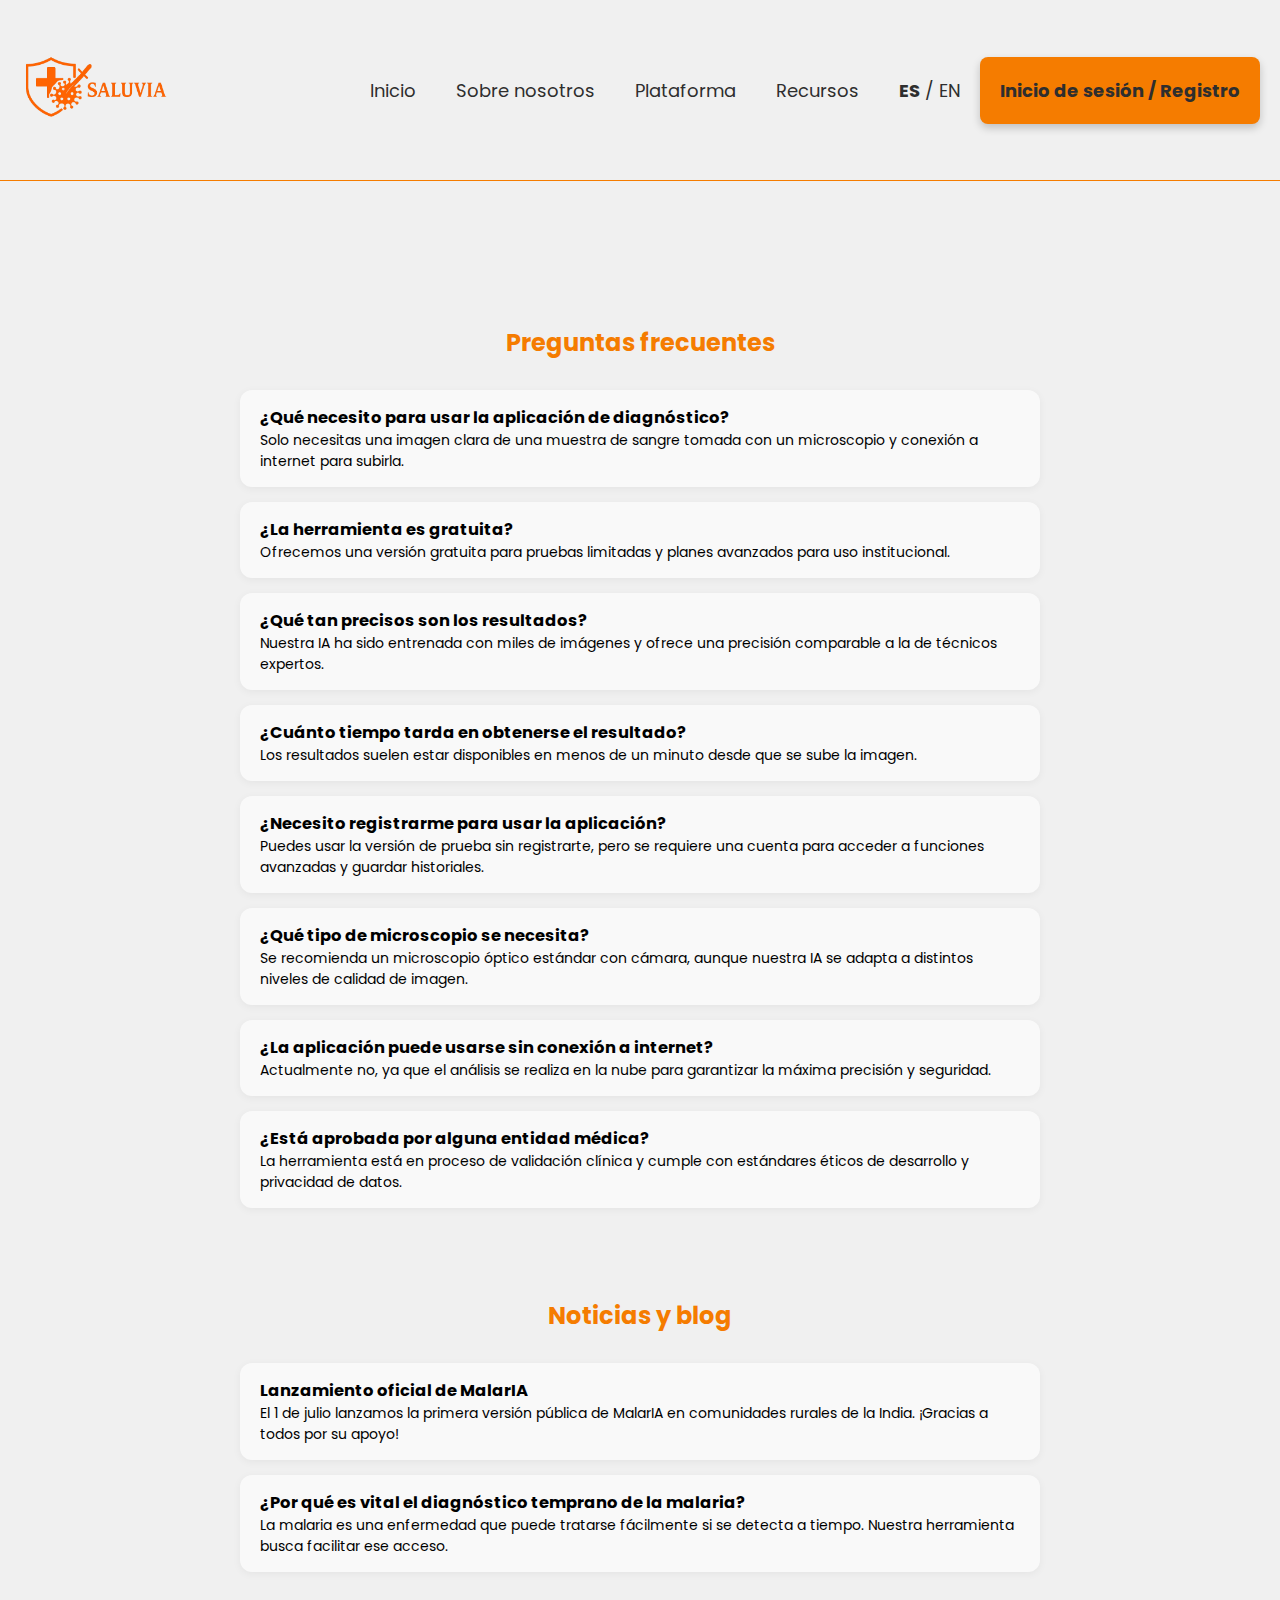
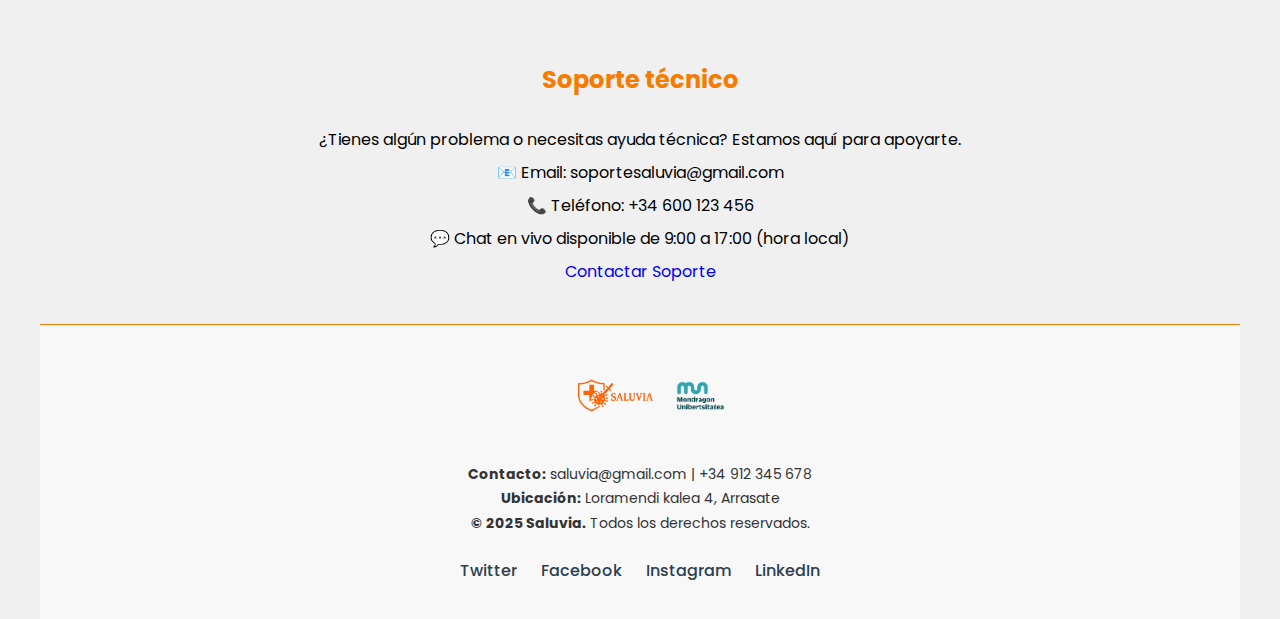
<file: docs/Recursos.html>
<!DOCTYPE html>
<html lang="es">
<head>
  <meta charset="UTF-8">
  <title>Recursos - Saluvia</title>
  <link rel="stylesheet" href="Recursos.css">
</head>
<body>
  <header class="header">
    <div class="menu container-full">
      <div class="logo-group">
        <a href="Saluvia.html" class="logo-container">
          <img src="images/logo.jpg" alt="Logo SALUVIA" class="logo-img logo-grande">
        </a>
      </div>
      <nav class="navbar">
        <ul>
          <li><a href="Saluvia.html" id="nav-inicio">Inicio</a></li>
          <li><a href="SobreNosotros.html" id="nav-sobrenosotros">Sobre nosotros</a></li>
          <li><a href="Contacto.html" id="nav-contacto">Plataforma</a></li>
          <li><a href="Recursos.html" id="nav-recursos" class="active">Recursos</a></li>
          <li>
            <a href="#" id="nav-idioma" onclick="cambiarIdioma()">
              <span id="lang-es"><strong>ES</strong></span> / <span id="lang-en">EN</span>
            </a>
          </li>
		  <li><a href="login.html" id="nav-login" class="btn-login">Inicio de sesión / Registro</a></li>
        </ul>
      </nav>
    </div>
  </header>

  <main class="container recursos-section">

    <!-- FAQ -->
    <section id="faq">
      <h2 id="faq-titulo">Preguntas frecuentes</h2>
      <div class="faq-item">
        <h3 id="preg1">¿Qué necesito para usar la aplicación de diagnóstico?</h3>
        <p id="resp1">Solo necesitas una imagen clara de una muestra de sangre tomada con un microscopio y conexión a internet para subirla.</p>
      </div>
      <div class="faq-item">
        <h3 id="preg2">¿La herramienta es gratuita?</h3>
        <p id="resp2">Ofrecemos una versión gratuita para pruebas limitadas y planes avanzados para uso institucional.</p>
      </div>
      <div class="faq-item">
        <h3 id="preg3">¿Qué tan precisos son los resultados?</h3>
        <p id="resp3">Nuestra IA ha sido entrenada con miles de imágenes y ofrece una precisión comparable a la de técnicos expertos.</p>
      </div>
      <div class="faq-item">
        <h3 id="preg4">¿Cuánto tiempo tarda en obtenerse el resultado?</h3>
        <p id="resp4">Los resultados suelen estar disponibles en menos de un minuto desde que se sube la imagen.</p>
      </div>
      <div class="faq-item">
        <h3 id="preg5">¿Necesito registrarme para usar la aplicación?</h3>
        <p id="resp5">Puedes usar la versión de prueba sin registrarte, pero se requiere una cuenta para acceder a funciones avanzadas y guardar historiales.</p>
      </div>
      <div class="faq-item">
        <h3 id="preg6">¿Qué tipo de microscopio se necesita?</h3>
        <p id="resp6">Se recomienda un microscopio óptico estándar con cámara, aunque nuestra IA se adapta a distintos niveles de calidad de imagen.</p>
      </div>
      <div class="faq-item">
        <h3 id="preg7">¿La aplicación puede usarse sin conexión a internet?</h3>
        <p id="resp7">Actualmente no, ya que el análisis se realiza en la nube para garantizar la máxima precisión y seguridad.</p>
      </div>
      <div class="faq-item">
        <h3 id="preg8">¿Está aprobada por alguna entidad médica?</h3>
        <p id="resp8">La herramienta está en proceso de validación clínica y cumple con estándares éticos de desarrollo y privacidad de datos.</p>
      </div>
    </section>

    <!-- Noticias / Blog -->
    <section id="blog">
      <h2 id="blog-titulo">Noticias y blog</h2>
      <article class="blog-post">
        <h3 id="post1-titulo">Lanzamiento oficial de MalarIA</h3>
        <p id="post1-texto">El 1 de julio lanzamos la primera versión pública de MalarIA en comunidades rurales de la India. ¡Gracias a todos por su apoyo!</p>
      </article>
      <article class="blog-post">
        <h3 id="post2-titulo">¿Por qué es vital el diagnóstico temprano de la malaria?</h3>
        <p id="post2-texto">La malaria es una enfermedad que puede tratarse fácilmente si se detecta a tiempo. Nuestra herramienta busca facilitar ese acceso.</p>
      </article>
    </section>

    <!-- Soporte Técnico -->
    <section id="soporte">
      <div class="soporte-container">
        <h2 id="soporte-titulo">Soporte técnico</h2>
        <p id="soporte-texto">¿Tienes algún problema o necesitas ayuda técnica? Estamos aquí para apoyarte.</p>
        <ul>
          <li id="soporte-email">📧 Email: soportesaluvia@gmail.com</li>
          <li id="soporte-tlf">📞 Teléfono: +34 600 123 456</li>
          <li id="soporte-chat">💬 Chat en vivo disponible de 9:00 a 17:00 (hora local)</li>
        </ul>
        <a href="Contacto.html" id="soporte-boton" class="btn-1">Contactar Soporte</a>
      </div>
    </section>

  </main>

  <footer class="footer container">
    <div class="logo-group">
      <img src="images/logo.jpg" alt="Logo SALUVIA" class="logo-img-footer">
      <img src="images/logo_mu.jpg" alt="Logo MU" class="logo-img-MU">
    </div>
    <div class="info-footer">
      <p id="footer-contacto"><strong>Contacto:</strong> saluvia@gmail.com | +34 912 345 678</p>
      <p id="footer-ubicacion"><strong>Ubicación:</strong> Loramendi kalea 4, Arrasate</p>
      <p id="footer-copy"><strong>&copy; 2025 Saluvia.</strong> Todos los derechos reservados.</p>
      <div class="redes-sociales">
        <a href="https://twitter.com" target="_blank" id="footer-twitter">Twitter</a>
        <a href="https://facebook.com" target="_blank" id="footer-facebook">Facebook</a>
        <a href="https://instagram.com" target="_blank" id="footer-instagram">Instagram</a>
        <a href="https://linkedin.com" target="_blank" id="footer-linkedin">LinkedIn</a>
      </div>
    </div>
  </footer>

  <script>
    let idioma = "es";
    const textos = {
      es: {
        "nav-inicio": "Inicio",
        "nav-sobrenosotros": "Sobre nosotros",
        "nav-contacto": "Plataforma",
        "nav-recursos": "Recursos",
        "nav-login": "Inicio de sesión / Registro",
        "lang-es": "<strong>ES</strong>",
        "lang-en": "EN",
        "faq-titulo": "Preguntas frecuentes",
        "preg1": "¿Qué necesito para usar la aplicación de diagnóstico?",
        "resp1": "Solo necesitas una imagen clara de una muestra de sangre tomada con un microscopio y conexión a internet para subirla.",
        "preg2": "¿La herramienta es gratuita?",
        "resp2": "Ofrecemos una versión gratuita para pruebas limitadas y planes avanzados para uso institucional.",
        "preg3": "¿Qué tan precisos son los resultados?",
        "resp3": "Nuestra IA ha sido entrenada con miles de imágenes y ofrece una precisión comparable a la de técnicos expertos.",
        "preg4": "¿Cuánto tiempo tarda en obtenerse el resultado?",
        "resp4": "Los resultados suelen estar disponibles en menos de un minuto desde que se sube la imagen.",
        "preg5": "¿Necesito registrarme para usar la aplicación?",
        "resp5": "Puedes usar la versión de prueba sin registrarte, pero se requiere una cuenta para acceder a funciones avanzadas y guardar historiales.",
        "preg6": "¿Qué tipo de microscopio se necesita?",
        "resp6": "Se recomienda un microscopio óptico estándar con cámara, aunque nuestra IA se adapta a distintos niveles de calidad de imagen.",
        "preg7": "¿La aplicación puede usarse sin conexión a internet?",
        "resp7": "Actualmente no, ya que el análisis se realiza en la nube para garantizar la máxima precisión y seguridad.",
        "preg8": "¿Está aprobada por alguna entidad médica?",
        "resp8": "La herramienta está en proceso de validación clínica y cumple con estándares éticos de desarrollo y privacidad de datos.",
        "blog-titulo": "Noticias y blog",
        "post1-titulo": "Lanzamiento oficial de MalarIA",
        "post1-texto": "El 1 de julio lanzamos la primera versión pública de MalarIA en comunidades rurales de la India. ¡Gracias a todos por su apoyo!",
        "post2-titulo": "¿Por qué es vital el diagnóstico temprano de la malaria?",
        "post2-texto": "La malaria es una enfermedad que puede tratarse fácilmente si se detecta a tiempo. Nuestra herramienta busca facilitar ese acceso.",
        "soporte-titulo": "Soporte técnico",
        "soporte-texto": "¿Tienes algún problema o necesitas ayuda técnica? Estamos aquí para apoyarte.",
        "soporte-email": "📧 Email: soportesaluvia@gmail.com",
        "soporte-tlf": "📞 Teléfono: +34 600 123 456",
        "soporte-chat": "💬 Chat en vivo disponible de 9:00 a 17:00 (hora local)",
        "soporte-boton": "Contactar Soporte",
        "footer-contacto": "Contacto: saluvia@gmail.com | +34 912 345 678",
        "footer-ubicacion": "Ubicación: Loramendi kalea 4, Arrasate",
        "footer-copy": "© 2025 Saluvia. Todos los derechos reservados.",
        "footer-twitter": "Twitter",
        "footer-facebook": "Facebook",
        "footer-instagram": "Instagram",
        "footer-linkedin": "LinkedIn",
      },
      en: {
        "nav-inicio": "Home",
        "nav-sobrenosotros": "About us",
        "nav-contacto": "Platform",
        "nav-recursos": "Resources",
        "nav-login": "Login / Register",
        "lang-es": "ES",
        "lang-en": "<strong>EN</strong>",
        "faq-titulo": "Frequently Asked Questions",
        "preg1": "What do I need to use the diagnostic application?",
        "resp1": "You only need a clear image of a blood sample taken with a microscope and an internet connection to upload it.",
        "preg2": "Is the tool free?",
        "resp2": "We offer a free version with limited tests and advanced plans for institutional use.",
        "preg3": "How accurate are the results?",
        "resp3": "Our AI has been trained with thousands of images and delivers accuracy comparable to expert technicians.",
        "preg4": "How long does it take to get the results?",
        "resp4": "Results are usually available in under one minute after uploading the image.",
        "preg5": "Do I have to register to use the app?",
        "resp5": "You can use the trial version without registering, but an account is required for advanced features and saving history.",
        "preg6": "What type of microscope is required?",
        "resp6": "A standard optical microscope with a camera is recommended, although our AI adapts to various image quality levels.",
        "preg7": "Can the app be used offline?",
        "resp7": "Not currently, as analysis is performed in the cloud to ensure maximum accuracy and security.",
        "preg8": "Is it approved by any medical entity?",
        "resp8": "The tool is undergoing clinical validation and meets ethical standards for development and data privacy.",
        "blog-titulo": "News & Blog",
        "post1-titulo": "Official Launch of MalarIA",
        "post1-texto": "On July 1 we launched the first public version of MalarIA in rural communities in India. Thank you all for your support!",
        "post2-titulo": "Why is early malaria diagnosis vital?",
        "post2-texto": "Malaria can be easily treated if detected early. Our tool aims to facilitate that access.",
        "soporte-titulo": "Technical Support",
        "soporte-texto": "Having issues or need technical assistance? We’re here to support you.",
        "soporte-email": "📧 Email: suportsaluvia@gmail.com",
        "soporte-tlf": "📞 Phone: +34 600 123 456",
        "soporte-chat": "💬 Live chat available from 9:00 AM to 5:00 PM (local time)",
        "soporte-boton": "Contact Support",
        "footer-contacto": "Contact: saluvia@gmail.com | +34 912 345 678",
        "footer-ubicacion": "Location: Loramendi kalea 4, Arrasate",
        "footer-copy": "© 2025 Saluvia. All rights reserved.",
        "footer-twitter": "Twitter",
        "footer-facebook": "Facebook",
        "footer-instagram": "Instagram",
        "footer-linkedin": "LinkedIn",
      }
    };

    function cambiarIdioma() {
      idioma = idioma === "es" ? "en" : "es";
      for (const id in textos[idioma]) {
        const el = document.getElementById(id);
        if (el) {
          if (el.placeholder !== undefined) {
            el.placeholder = textos[idioma][id];
          } else {
            el.innerHTML = textos[idioma][id];
          }
        }
      }
    }
  </script>
</body>
</html>
</file>
<file: docs/Recursos.css>
@import url('https://fonts.googleapis.com/css2?family=Poppins:wght@400;600;800&display=swap');

* {
  margin: 0;
  padding: 0;
  box-sizing: border-box;
  text-decoration: none;
  list-style: none;
}

body {
  font-family: 'Poppins', sans-serif;
  background-color: #f0f0f0;
  color: black;
}

.container {
  max-width: 1200px;
  margin: 0 auto;
  padding: 0 20px;
}

.header {
  background-position: center;
  background-repeat: no-repeat;
  background-size: cover;
  min-height: 25vh;
  display: flex;
  align-items: center;
  justify-content: center;
  text-align: center;
  position: relative;
}

.menu {
  position: absolute;
  top: 0;
  left: 0;
  right: 0;
  display: flex;
  align-items: center;
  justify-content: space-between;
  background-color: #f0f0f0;
  padding: 15px 20px;
  z-index: 1000;
  border-bottom: 1px solid #f57c00;

}

.logo-container {
  display: flex;
  align-items: center;
  gap: 10px;
}

.logo-img {
  height: 150px;
}

.logo-text {
  font-size: 28px;
  font-weight: 800;
  color: #47e4c2;
}

.menu .navbar ul li {
  float: left;
}

.menu .navbar ul li a {
  padding: 20px;
  display: block;
  color: #2e2e2e;
  font-size: 18px;
}

.menu .navbar ul li a:hover {
  color: #f57c00;
}

#menu {
  display: none;
}

.menu-icono {
  width: 25px;
  display: none;
}

.header-info h1 {
  font-size: 60px;
  color: #f57c00;
  margin-bottom: 30px;
}

.header-info p {
  font-size: 20px;
  color: #f57c00;
  margin-bottom: 30px;
}

.footer {
  display: flex;
  flex-direction: column;
  align-items: center;
  padding: 2rem 1rem;
  background-color: #f8f8f8;
  text-align: center;
  gap: 1.5rem;
  color: #333;
  border-top: 1px solid #f57c00;
}

.logo-img-footer {
  height: 80px;
  margin-left: 20px;
  width: auto; /* mantiene la proporción original */
}

.links ul {
  display: flex;
  flex-wrap: wrap;
}

.links ul li {
  margin: 0 15px;
}

.links ul li a {
  color: #ccc;
  font-size: 14px;
}

.links ul li a:hover {
  color: #f57c00;
}

@media (max-width: 768px) {
  .menu label {
    display: block;
    cursor: pointer;
  }

  .menu .navbar {
    position: absolute;
    top: 100%;
    left: 0;
    right: 0;
    background-color: #0a1a2f;
    display: none;
    flex-direction: column;
  }

  #menu:checked ~ .navbar {
    display: flex;
  }

  .menu .navbar ul li {
    width: 100%;
    text-align: center;
  }

  .header-info h1 {
    font-size: 40px;
  }

  .footer {
    flex-direction: column;
    align-items: center;
  }

  .logo-container {
    justify-content: center;
    margin-bottom: 20px;
  }
}

.logo-group {
  display: flex;
  align-items: center;
}

.logo-img-MU {
  height: 50px;
  margin-left: 20px;
}

.btn-login {
  background-color: #f57c00; /* color fondo */
  color: #0a1a2f;           /* color texto */
  padding: 12px 30px;       /* espacio interior */
  font-size: 18px;
  border-radius: 8px;       /* bordes redondeados */
  font-weight: bold;
  box-shadow: 0 4px 8px rgba(0,0,0,0.2); /* sombra suave */
  cursor: pointer;
  transition: all 0.3s ease;
  display: inline-block;    /* para que tome solo el espacio necesario */
}

.btn-login:hover {
  background-color: #fff;
  border-color: #34b29d;
  box-shadow: 0 6px 12px rgba(0,0,0,0.3);
}

.recursos-section {
  padding: 40px 20px;
}

.recursos-section h1, .recursos-section h2 {
  text-align: center;
  margin-bottom: 30px;
}

.faq-item, .blog-post {
  background-color: #f9f9f9;
  margin: 15px auto;
  padding: 15px 20px;
  border-radius: 12px;
  max-width: 800px;
  box-shadow: 0 2px 8px rgba(0,0,0,0.05);
  font-size: 14px;
}

.soporte-container{
  text-align: center;	
}

#soporte ul {
  list-style: none;
  padding-left: 0;
}

#soporte ul li {
  margin: 8px 0;
}

#blog h2,
#soporte h2 {
  margin-top: 90px;
  color: #f57c00;
}

#faq h2 {
  margin-top: 60px;
  color: #f57c00;
}
.redes-sociales {
  display: flex;
  justify-content: center;
  flex-wrap: wrap;
  gap: 1.5rem;
  margin-top: 1.5rem;
}

.redes-sociales a {
  color: #2c3e50; /* Gris oscuro profesional */
  font-weight: 500;
  font-size: 1rem;
  text-decoration: none;
  position: relative;
  padding-bottom: 4px;
  transition: color 0.3s;
}

.redes-sociales a::after {
  content: '';
  position: absolute;
  bottom: 0;
  left: 0;
  height: 2px;
  width: 0%;
  background-color: #e67e22;
  transition: width 0.3s;
}

.redes-sociales a:hover {
  color: #e67e22;
}

.redes-sociales a:hover::after {
  width: 100%;
}

.info-footer p {
  margin: 0.2rem 0;
  font-size: 14px;
}
</file>
